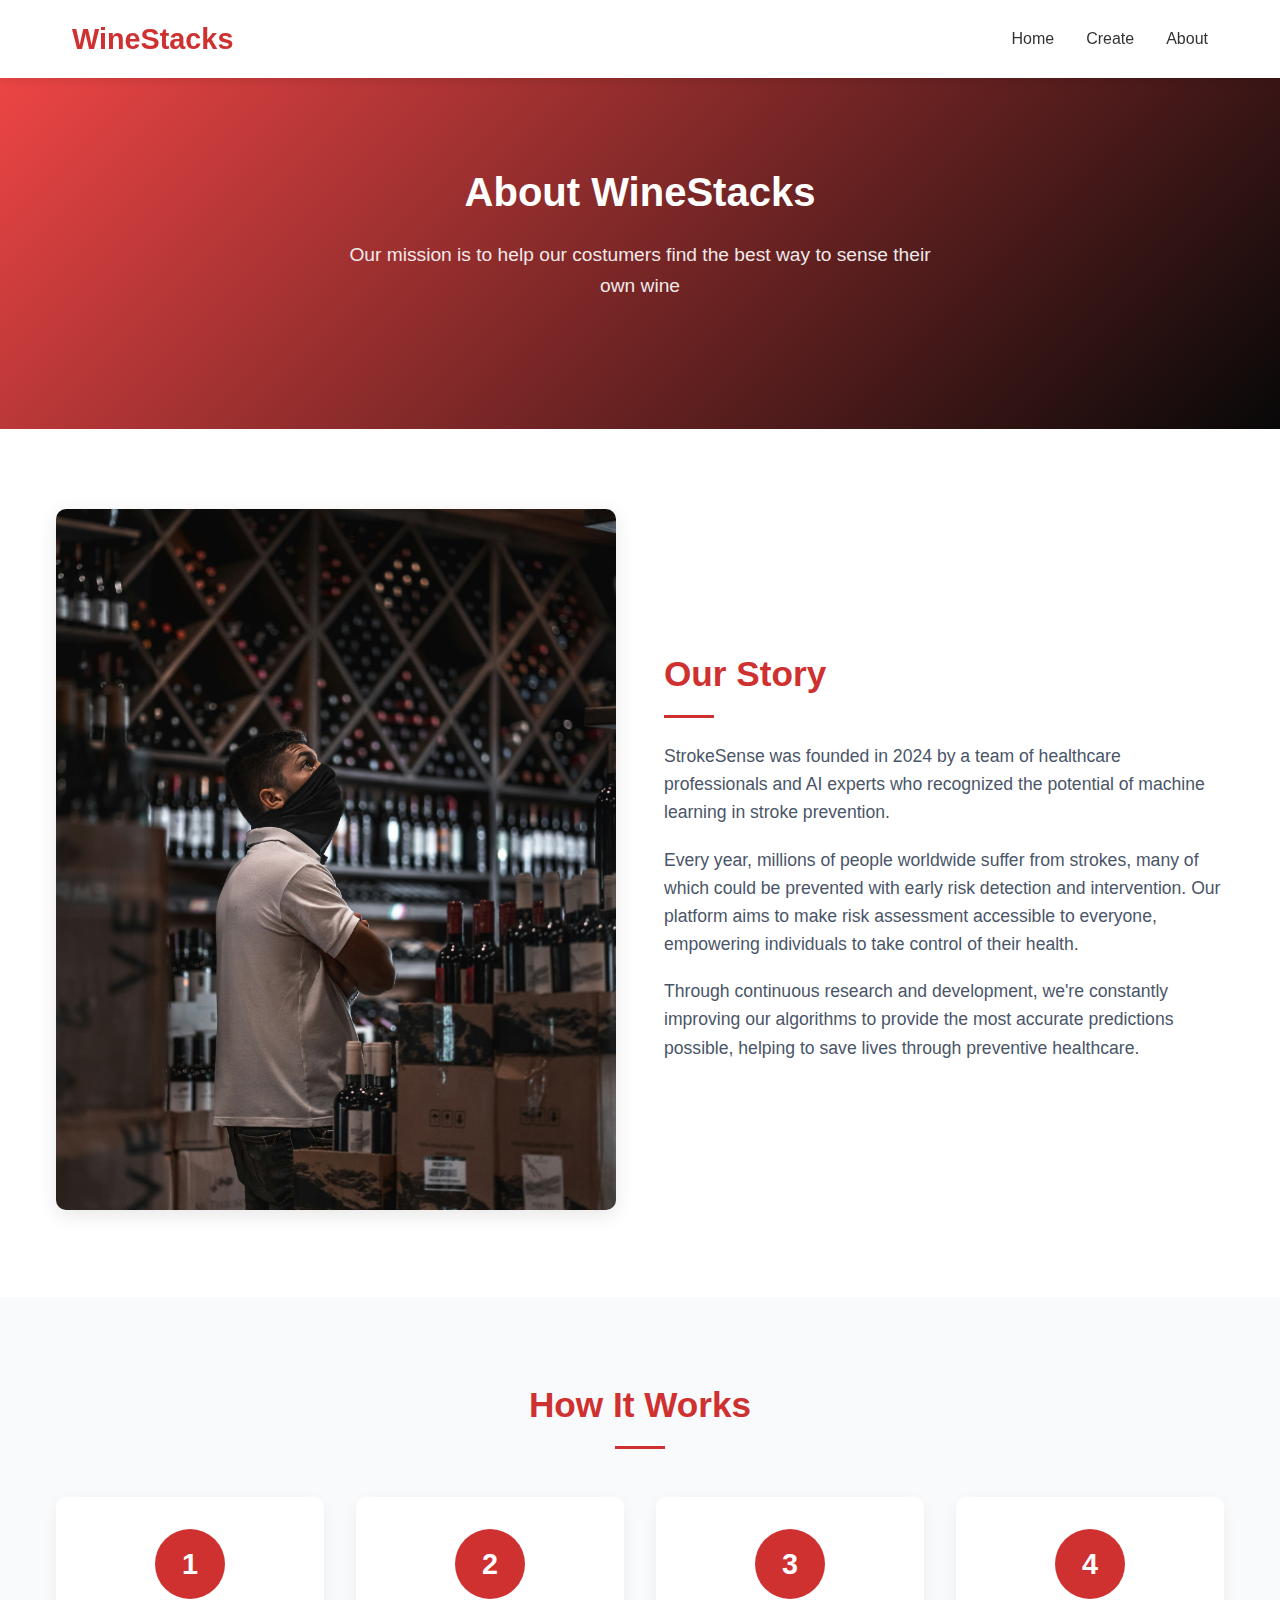
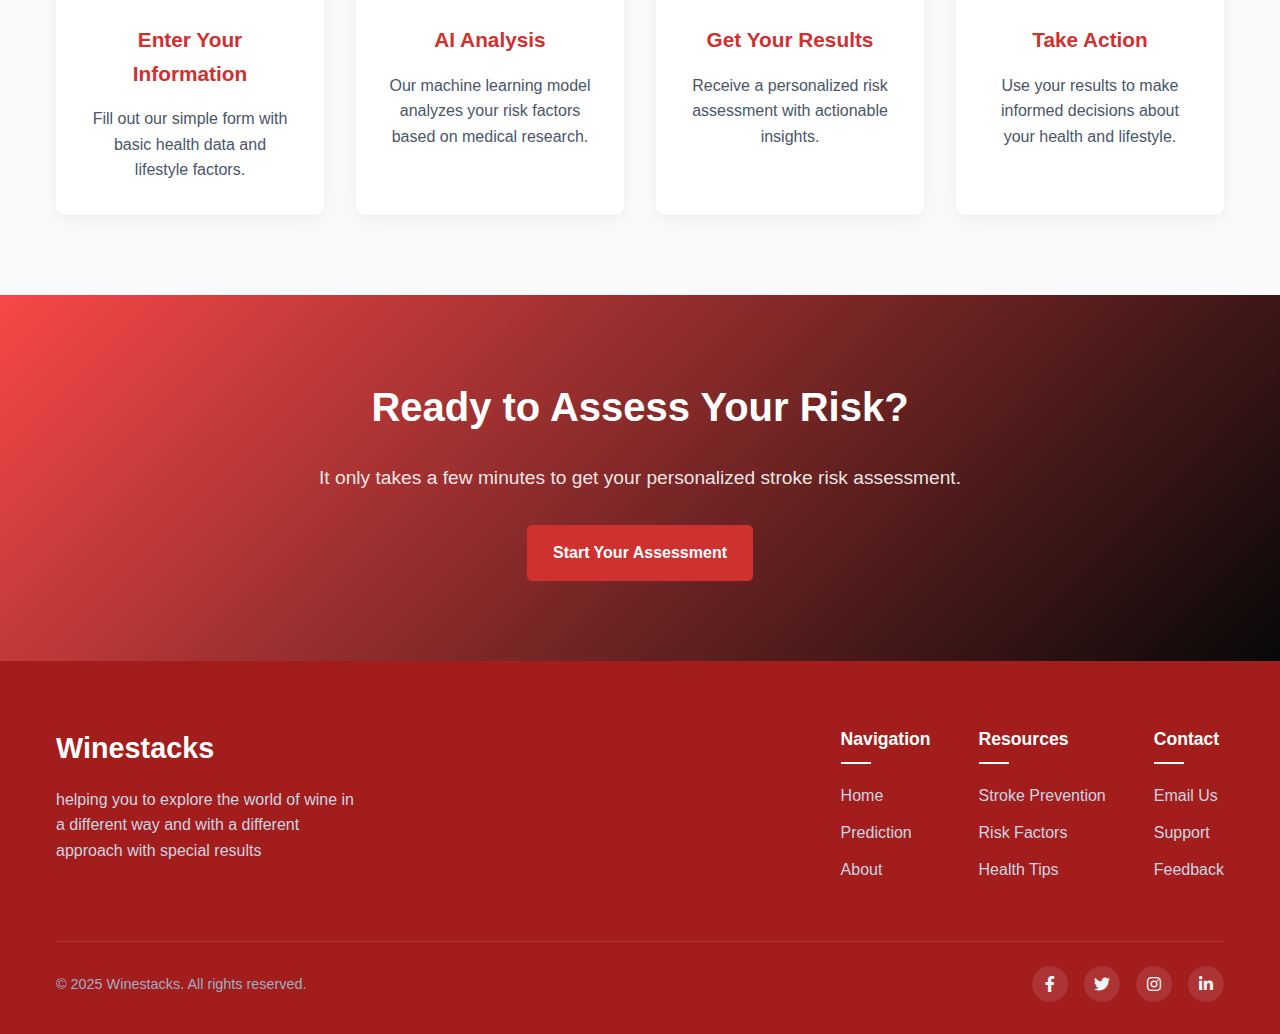
<file: views/ui/about.html>
<!DOCTYPE html>
<html lang="en">
  <head>
    <meta charset="UTF-8" />
    <meta name="viewport" content="width=device-width, initial-scale=1.0" />
    <title>Winestacks - Build your own wine</title>

    <meta
      name="description"
      content="Learn about StrokeSense's mission to help prevent strokes through early risk detection."
    />

    <!-- CSS Files -->
    <link rel="stylesheet" href="/views/styles/about.css" />
    <link rel="stylesheet" href="/components/styles/Header.css" />
    <link rel="stylesheet" href="/components/styles/Footer.css" />

    <!-- Font Awesome for icons -->
    <link
      rel="stylesheet"
      href="https://cdnjs.cloudflare.com/ajax/libs/font-awesome/6.0.0/css/all.min.css"
    />

    <!-- Favicon -->
    <link rel="icon" href="/assets/logo.png" type="image/x-icon" />
  </head>
  <body>
    <!-- Include Header Component -->
    <div id="header-container"></div>

    <!-- Main Content -->
    <main>
      <!-- Page Title -->
      <section class="page-header">
        <div class="container">
          <h1>About WineStacks</h1>
          <p>
            Our mission is to help our costumers find the best way to sense
            their own wine
          </p>
        </div>
      </section>

      <!-- About Section -->
      <section class="about-section">
        <div class="container">
          <div class="about-content">
            <div class="about-image">
              <img
                src="/assets/about-1.jpg"
                alt="Medical professionals analyzing data"
              />
            </div>
            <div class="about-text">
              <h2>Our Story</h2>
              <p>
                StrokeSense was founded in 2024 by a team of healthcare
                professionals and AI experts who recognized the potential of
                machine learning in stroke prevention.
              </p>
              <p>
                Every year, millions of people worldwide suffer from strokes,
                many of which could be prevented with early risk detection and
                intervention. Our platform aims to make risk assessment
                accessible to everyone, empowering individuals to take control
                of their health.
              </p>
              <p>
                Through continuous research and development, we're constantly
                improving our algorithms to provide the most accurate
                predictions possible, helping to save lives through preventive
                healthcare.
              </p>
            </div>
          </div>
        </div>
      </section>

      <!-- How It Works Section -->
      <section class="how-it-works">
        <div class="container">
          <h2 class="section-title">How It Works</h2>
          <div class="steps">
            <div class="step">
              <div class="step-icon">
                <span>1</span>
              </div>
              <h3>Enter Your Information</h3>
              <p>
                Fill out our simple form with basic health data and lifestyle
                factors.
              </p>
            </div>

            <div class="step">
              <div class="step-icon">
                <span>2</span>
              </div>
              <h3>AI Analysis</h3>
              <p>
                Our machine learning model analyzes your risk factors based on
                medical research.
              </p>
            </div>

            <div class="step">
              <div class="step-icon">
                <span>3</span>
              </div>
              <h3>Get Your Results</h3>
              <p>
                Receive a personalized risk assessment with actionable insights.
              </p>
            </div>

            <div class="step">
              <div class="step-icon">
                <span>4</span>
              </div>
              <h3>Take Action</h3>
              <p>
                Use your results to make informed decisions about your health
                and lifestyle.
              </p>
            </div>
          </div>
        </div>
      </section>

      <!-- CTA Section -->
      <section class="cta-section">
        <div class="container">
          <div class="cta-content">
            <h2>Ready to Assess Your Risk?</h2>
            <p>
              It only takes a few minutes to get your personalized stroke risk
              assessment.
            </p>
            <a href="/views/ui/predict.html" class="btn btn-primary"
              >Start Your Assessment</a
            >
          </div>
        </div>
      </section>
    </main>

    <!-- Include Footer Component -->
    <div id="footer-container"></div>

    <!-- JavaScript to load components -->
    <script>
      // Function to fetch and insert HTML components
      async function loadComponent(url, containerId) {
        try {
          const response = await fetch(url);
          if (response.ok) {
            const html = await response.text();
            document.getElementById(containerId).innerHTML = html;
          } else {
            console.error(`Failed to load component from ${url}`);
          }
        } catch (error) {
          console.error(`Error loading component from ${url}:`, error);
        }
      }

      // Load all components when the page loads
      window.addEventListener("DOMContentLoaded", () => {
        loadComponent("/components/Header.html", "header-container");
        loadComponent("/components/Footer.html", "footer-container");
      });
    </script>
  </body>
</html>
</file>
<file: views/styles/about.css>
/* about.css */
/* Base Styles */
:root {
  --primary-color: #cf3030;
  --secondary-color: #cf3030;
  --text-color: #4a5568;
  --light-text: #a0aec0;
  --light-bg: #f9fafc;
  --border-color: #e2e8f0;
  --success-color: #48bb78;
  --warning-color: #ecc94b;
  --danger-color: #f56565;
}

* {
  margin: 0;
  padding: 0;
  box-sizing: border-box;
}

body {
  font-family: "Segoe UI", Tahoma, Geneva, Verdana, sans-serif;
  line-height: 1.6;
  color: var(--text-color);
  background-color: #ffffff;
}

a {
  text-decoration: none;
  color: inherit;
}

.container {
  width: 100%;
  max-width: 1200px;
  margin: 0 auto;
  padding: 0 1rem;
}

main {
  min-height: 100vh;
}

/* Page Header */
.page-header {
  background: linear-gradient(135deg, #f84848 0%, #080808 100%);
  color: white;
  padding: 10rem 2rem 8rem;
  text-align: center;
}

.page-header h1 {
  font-size: 2.5rem;
  margin-bottom: 1rem;
}

.page-header p {
  font-size: 1.2rem;
  max-width: 600px;
  margin: 0 auto;
  opacity: 0.9;
}

/* About Section */
.about-section {
  padding: 5rem 2rem;
  background-color: white;
}

.about-content {
  display: flex;
  gap: 3rem;
  align-items: center;
}

.about-image {
  flex: 1;
}

.about-image img {
  width: 100%;
  height: auto;
  border-radius: 10px;
  box-shadow: 0 5px 20px rgba(0, 0, 0, 0.1);
}

.about-text {
  flex: 1;
}

.about-text h2 {
  font-size: 2.2rem;
  color: var(--secondary-color);
  margin-bottom: 1.5rem;
  position: relative;
  padding-bottom: 1rem;
}

.about-text h2::after {
  content: "";
  position: absolute;
  bottom: 0;
  left: 0;
  width: 50px;
  height: 3px;
  background-color: var(--primary-color);
}

.about-text p {
  margin-bottom: 1.2rem;
  font-size: 1.1rem;
}

/* How It Works Section */
.how-it-works {
  padding: 5rem 2rem;
  background-color: var(--light-bg);
}

.section-title {
  text-align: center;
  font-size: 2.2rem;
  color: var(--secondary-color);
  margin-bottom: 3rem;
  position: relative;
  padding-bottom: 1rem;
}

.section-title::after {
  content: "";
  position: absolute;
  bottom: 0;
  left: 50%;
  transform: translateX(-50%);
  width: 50px;
  height: 3px;
  background-color: var(--primary-color);
}

.steps {
  display: flex;
  justify-content: space-between;
  flex-wrap: wrap;
  gap: 2rem;
}

.step {
  flex: 1;
  min-width: 220px;
  text-align: center;
  padding: 2rem;
  background-color: white;
  border-radius: 10px;
  box-shadow: 0 5px 15px rgba(0, 0, 0, 0.05);
  transition: transform 0.3s ease;
}

.step:hover {
  transform: translateY(-10px);
}

.step-icon {
  width: 70px;
  height: 70px;
  background-color: var(--primary-color);
  color: white;
  border-radius: 50%;
  display: flex;
  align-items: center;
  justify-content: center;
  margin: 0 auto 1.5rem;
  font-size: 1.8rem;
  font-weight: 700;
}

.step h3 {
  font-size: 1.3rem;
  color: var(--secondary-color);
  margin-bottom: 1rem;
}

/* Team Section */
.team-section {
  padding: 5rem 2rem;
  background-color: white;
}

.team-grid {
  display: grid;
  grid-template-columns: repeat(auto-fill, minmax(250px, 1fr));
  gap: 2.5rem;
}

.team-member {
  text-align: center;
  transition: transform 0.3s ease;
}

.team-member:hover {
  transform: translateY(-10px);
}

.member-image {
  width: 180px;
  height: 180px;
  margin: 0 auto 1.5rem;
  overflow: hidden;
  border-radius: 50%;
  box-shadow: 0 5px 15px rgba(0, 0, 0, 0.1);
}

.member-image img {
  width: 100%;
  height: auto;
}

.team-member h3 {
  font-size: 1.4rem;
  color: var(--secondary-color);
  margin-bottom: 0.5rem;
}

.member-title {
  color: var(--primary-color);
  font-weight: 600;
  margin-bottom: 1rem;
}

.member-bio {
  color: var(--text-color);
}

/* CTA Section */
.cta-section {
  padding: 5rem 2rem;
  background: linear-gradient(135deg, #f84848 0%, #080808 100%);
  color: #ffffff;
  text-align: center;
}

.cta-content {
  max-width: 800px;
  margin: 0 auto;
}

.cta-content h2 {
  font-size: 2.5rem;
  margin-bottom: 1.5rem;
}

.cta-content p {
  font-size: 1.2rem;
  margin-bottom: 2rem;
  color: rgba(255, 255, 255, 0.9);
}

.btn {
  display: inline-block;
  padding: 0.8rem 1.5rem;
  border-radius: 5px;
  font-weight: 600;
  text-decoration: none;
  transition: all 0.3s ease;
}

.btn-primary {
  background-color: var(--primary-color);
  color: white;
  border: 2px solid var(--primary-color);
}

.btn-primary:hover {
  background-color: #2a75f0;
  border-color: #2a75f0;
}

/* Responsive Adjustments */
@media (max-width: 992px) {
  .about-content {
    flex-direction: column;
  }

  .steps {
    justify-content: center;
  }

  .step {
    flex-basis: 45%;
  }
}

@media (max-width: 768px) {
  .page-header h1 {
    font-size: 2rem;
  }

  .page-header p {
    font-size: 1rem;
  }

  .about-text h2 {
    font-size: 1.8rem;
  }

  .section-title {
    font-size: 1.8rem;
  }

  .step {
    flex-basis: 100%;
  }

  .cta-content h2 {
    font-size: 2rem;
  }

  .cta-content p {
    font-size: 1rem;
  }
}
</file>
<file: components/styles/Header.css>
/* Header.css */
.header {
  background: #fff;
  box-shadow: 0 2px 10px rgba(0, 0, 0, 0.1);
  position: fixed;
  width: 100%;
  top: 0;
  left: 0;
  z-index: 1000;
}

.header .container {
  display: flex;
  justify-content: space-between;
  align-items: center;
  padding: 1rem 2rem;
  max-width: 1200px;
  margin: 0 auto;
}

.logo a {
  text-decoration: none;
  color: #cf3030;
}

.logo h1 {
  font-size: 1.8rem;
  font-weight: 700;
  margin: 0;
}

.nav-menu ul {
  display: flex;
  list-style: none;
  margin: 0;
  padding: 0;
}

.nav-menu li {
  margin-left: 2rem;
}

.nav-menu a {
  text-decoration: none;
  color: #333;
  font-weight: 500;
  transition: color 0.3s ease;
}

.nav-menu a:hover {
  color: #cf3030;
}

.mobile-menu-toggle {
  display: none;
  width: 30px;
  height: 30px;
  position: relative;
  cursor: pointer;
  z-index: 1001;
}

.mobile-menu-toggle span {
  display: block;
  position: absolute;
  height: 3px;
  width: 100%;
  background: #333;
  border-radius: 3px;
  opacity: 1;
  left: 0;
  transform: rotate(0deg);
  transition: 0.25s ease-in-out;
}

.mobile-menu-toggle span:nth-child(1) {
  top: 0px;
}

.mobile-menu-toggle span:nth-child(2) {
  top: 10px;
}

.mobile-menu-toggle span:nth-child(3) {
  top: 20px;
}

.mobile-menu-toggle.open span:nth-child(1) {
  top: 10px;
  transform: rotate(135deg);
}

.mobile-menu-toggle.open span:nth-child(2) {
  opacity: 0;
  left: -60px;
}

.mobile-menu-toggle.open span:nth-child(3) {
  top: 10px;
  transform: rotate(-135deg);
}

.menu-overlay {
  display: none;
  position: fixed;
  top: 0;
  left: 0;
  width: 100%;
  height: 100%;
  background-color: rgba(0, 0, 0, 0.5);
  z-index: 999;
}

.menu-overlay.active {
  display: block;
}

@media (max-width: 768px) {
  .mobile-menu-toggle {
    display: block;
  }

  .nav-menu {
    position: fixed;
    top: 0;
    right: -300px;
    background-color: #fff;
    width: 250px;
    height: 100vh;
    overflow-y: auto;
    transition: right 0.3s ease;
    box-shadow: -2px 0 10px rgba(0, 0, 0, 0.1);
    z-index: 1000;
    padding-top: 70px;
  }

  .nav-menu.active {
    right: 0;
  }

  .nav-menu ul {
    flex-direction: column;
    padding: 1rem 2rem;
  }

  .nav-menu li {
    margin: 1rem 0;
    text-align: center;
  }

  .nav-menu a {
    font-size: 1.2rem;
    display: block;
    padding: 10px 0;
  }
}
</file>
<file: components/styles/Footer.css>
/* Footer.css */
.footer {
  background-color: #a31d1d;
  color: #f0f4f8;
  padding: 4rem 2rem 2rem;
}

.footer .container {
  max-width: 1200px;
  margin: 0 auto;
}

.footer-content {
  display: flex;
  justify-content: space-between;
  flex-wrap: wrap;
  gap: 2rem;
  margin-bottom: 3rem;
}

.footer-brand {
  flex-basis: 300px;
}

.footer-brand h2 {
  font-size: 1.8rem;
  margin: 0 0 1rem;
  color: white;
}

.footer-brand p {
  color: #cbd5e0;
  line-height: 1.6;
}

.footer-links {
  display: flex;
  flex-wrap: wrap;
  gap: 3rem;
}

.link-group h3 {
  font-size: 1.1rem;
  color: white;
  margin: 0 0 1.2rem;
  position: relative;
  padding-bottom: 0.7rem;
}

.link-group h3::after {
  content: "";
  position: absolute;
  left: 0;
  bottom: 0;
  width: 30px;
  height: 2px;
  background-color: #fff;
}

.link-group ul {
  list-style: none;
  padding: 0;
  margin: 0;
}

.link-group li {
  margin-bottom: 0.7rem;
}

.link-group a {
  color: #cbd5e0;
  text-decoration: none;
  transition: color 0.3s ease;
}

.link-group a:hover {
  color: #fff;
}

.footer-bottom {
  display: flex;
  justify-content: space-between;
  align-items: center;
  padding-top: 1.5rem;
  border-top: 1px solid rgba(255, 255, 255, 0.1);
}

.footer-bottom p {
  margin: 0;
  color: #a0aec0;
  font-size: 0.9rem;
}

.social-icons {
  display: flex;
  gap: 1rem;
}

.social-icons a {
  display: flex;
  align-items: center;
  justify-content: center;
  width: 36px;
  height: 36px;
  border-radius: 50%;
  background-color: rgba(255, 255, 255, 0.1);
  color: #f0f4f8;
  text-decoration: none;
  transition: all 0.3s ease;
}

.social-icons a:hover {
  background-color: #fff;
  color: #a31d1d;
  transform: translateY(-3px);
}

@media (max-width: 992px) {
  .footer-content {
    flex-direction: column;
    gap: 3rem;
  }

  .footer-brand {
    flex-basis: auto;
  }
}

@media (max-width: 768px) {
  .footer-links {
    flex-direction: column;
    gap: 2rem;
  }

  .footer-bottom {
    flex-direction: column;
    gap: 1rem;
    text-align: center;
  }
}
</file>
